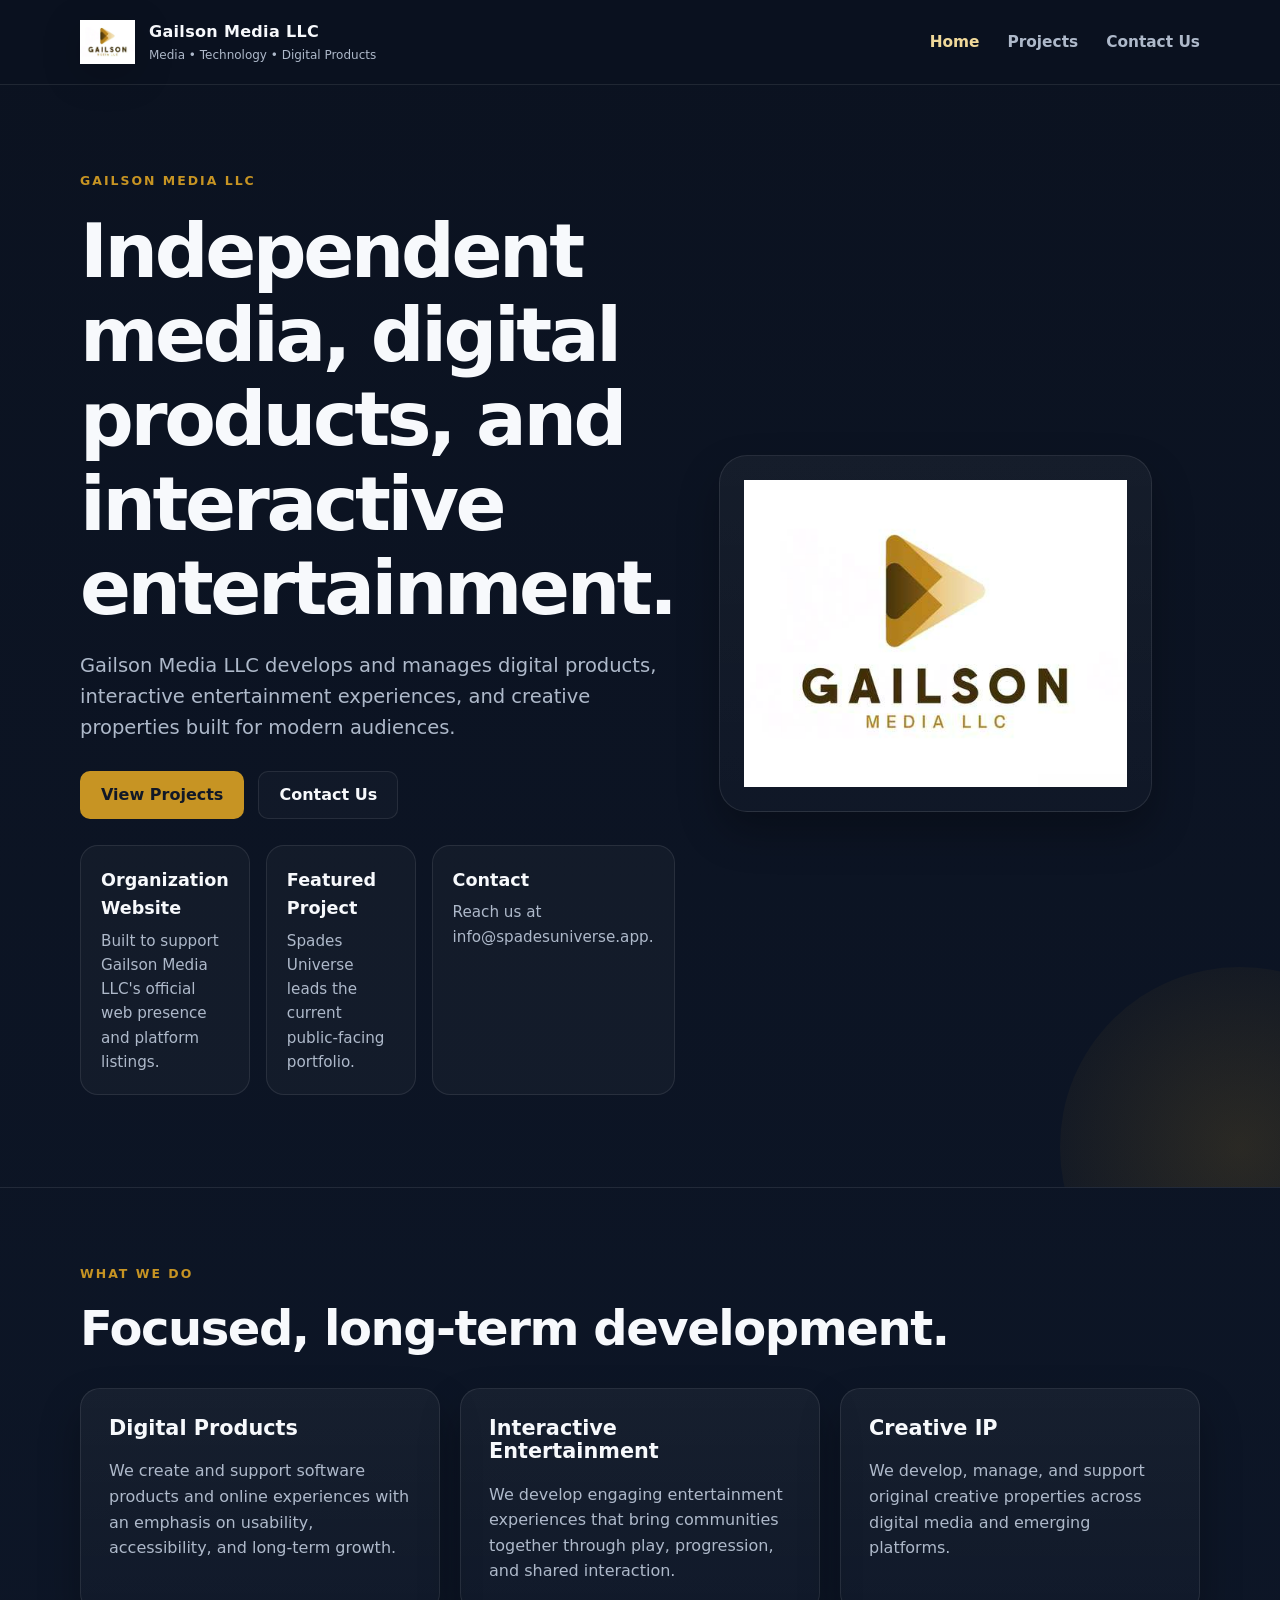
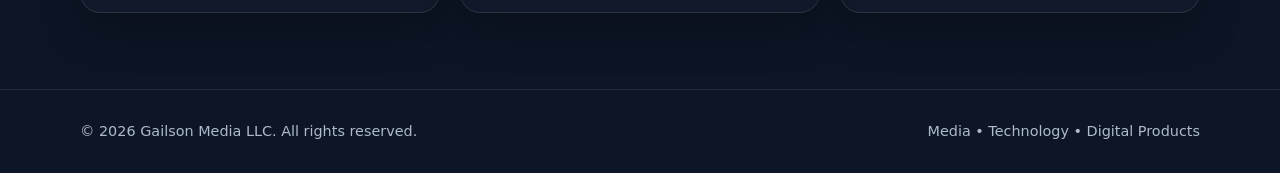
<file: index.html>
<!doctype html>
<html lang="en">
<head>
  <meta charset="utf-8">
  <meta name="viewport" content="width=device-width,initial-scale=1">
  <title>Gailson Media LLC | Media, Technology & Digital Products</title>
  <meta name="description" content="Official website of Gailson Media LLC, a media and technology company developing digital products, interactive entertainment, and creative properties.">
  <link rel="stylesheet" href="styles.css">
</head>
<body>
<header class="site-header">
  <div class="container nav">
    <a class="brand" href="index.html" aria-label="Gailson Media LLC home">
      <img class="brand-logo" src="assets/gailson-media-logo.jpg" alt="Gailson Media LLC logo">
      <span class="brand-stack"><strong>Gailson Media LLC</strong><small>Media • Technology • Digital Products</small></span>
    </a>
    <nav class="nav-links" aria-label="Primary navigation">
      <a href="index.html" class="active">Home</a><a href="projects.html">Projects</a><a href="contact.html">Contact Us</a>
    </nav>
  </div>
</header>
<main>
  <section class="hero">
    <div class="container hero-grid">
      <div>
        <div class="eyebrow">Gailson Media LLC</div>
        <h1>Independent media, digital products, and interactive entertainment.</h1>
        <p class="lead">Gailson Media LLC develops and manages digital products, interactive entertainment experiences, and creative properties built for modern audiences.</p>
        <div class="actions">
          <a class="btn btn-primary" href="projects.html">View Projects</a>
          <a class="btn btn-secondary" href="contact.html">Contact Us</a>
        </div>
        <div class="stat-strip">
          <div class="stat"><strong>Organization Website</strong><span>Built to support Gailson Media LLC's official web presence and platform listings.</span></div>
          <div class="stat"><strong>Featured Project</strong><span>Spades Universe leads the current public-facing portfolio.</span></div>
          <div class="stat"><strong>Contact</strong><span>Reach us at <a href="mailto:info@spadesuniverse.app">info@spadesuniverse.app</a>.</span></div>
        </div>
      </div>
      <div class="hero-logo-panel">
        <div class="hero-logo-card">
          <img class="hero-logo" src="assets/gailson-media-logo.jpg" alt="Gailson Media LLC official logo">
        </div>
      </div>
    </div>
  </section>

  <section class="section">
    <div class="container">
      <div class="eyebrow">What We Do</div>
      <h2>Focused, long-term development.</h2>
      <div class="grid">
        <article class="card">
          <h3>Digital Products</h3>
          <p>We create and support software products and online experiences with an emphasis on usability, accessibility, and long-term growth.</p>
        </article>
        <article class="card">
          <h3>Interactive Entertainment</h3>
          <p>We develop engaging entertainment experiences that bring communities together through play, progression, and shared interaction.</p>
        </article>
        <article class="card">
          <h3>Creative IP</h3>
          <p>We develop, manage, and support original creative properties across digital media and emerging platforms.</p>
        </article>
      </div>
    </div>
  </section>
</main>
<footer>
  <div class="container footer-row">
    <span>© 2026 Gailson Media LLC. All rights reserved.</span>
    <span>Media • Technology • Digital Products</span>
  </div>
</footer>
</body>
</html>
</file>
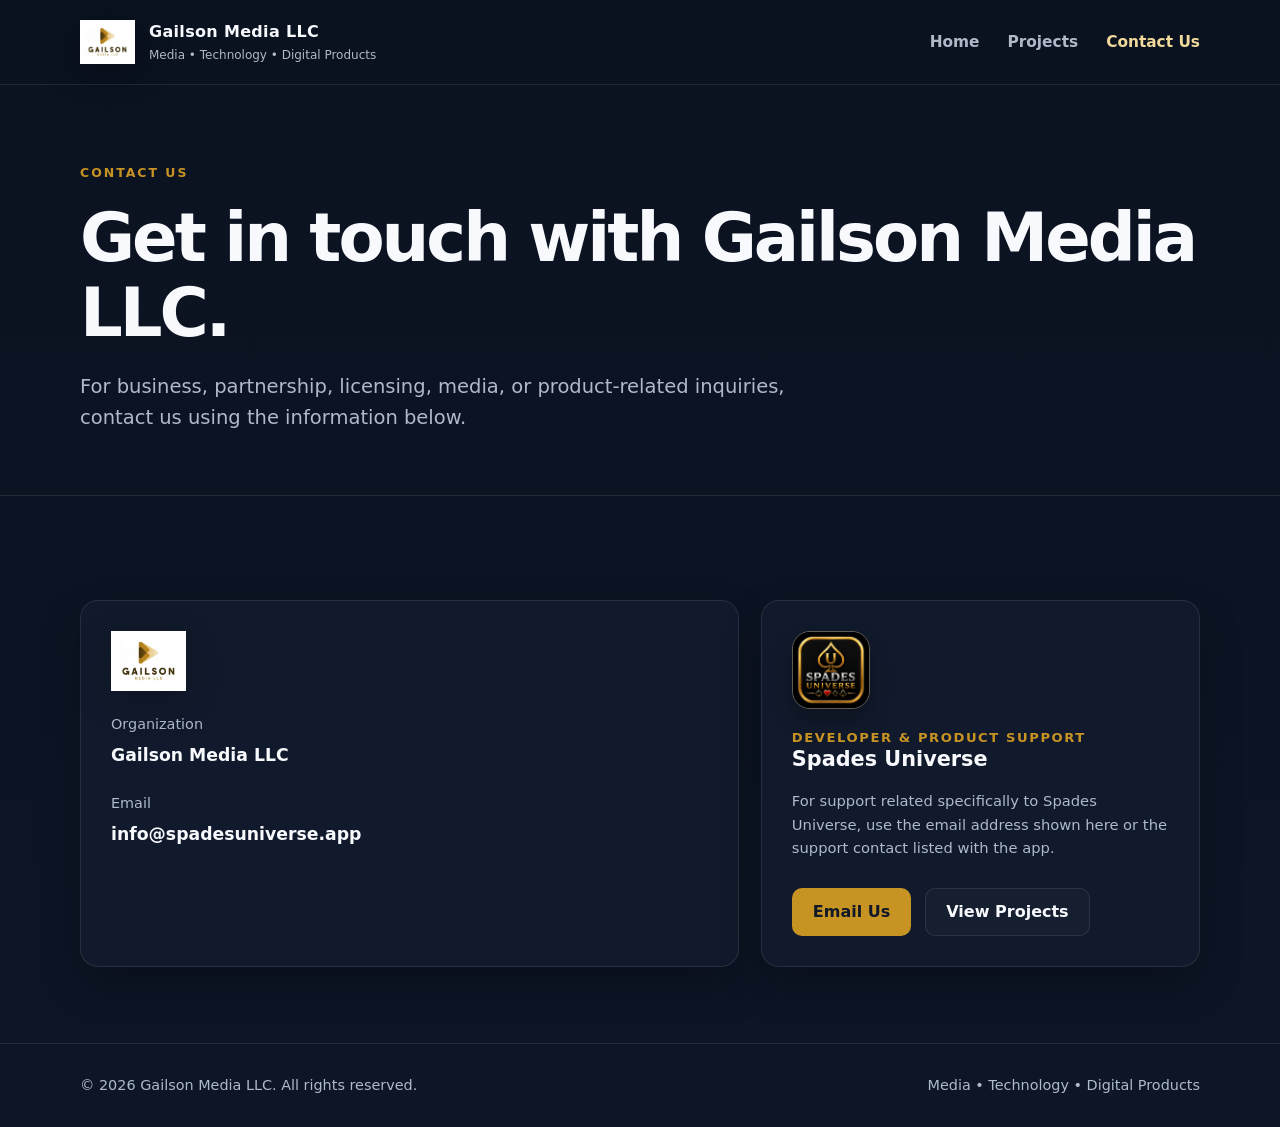
<file: contact.html>
<!doctype html>
<html lang="en">
<head>
  <meta charset="utf-8">
  <meta name="viewport" content="width=device-width,initial-scale=1">
  <title>Contact Us | Gailson Media LLC</title>
  <meta name="description" content="Contact Gailson Media LLC for business, partnership, licensing, media, or developer inquiries.">
  <link rel="stylesheet" href="styles.css">
</head>
<body>
<header class="site-header">
  <div class="container nav">
    <a class="brand" href="index.html" aria-label="Gailson Media LLC home">
      <img class="brand-logo" src="assets/gailson-media-logo.jpg" alt="Gailson Media LLC logo">
      <span class="brand-stack"><strong>Gailson Media LLC</strong><small>Media • Technology • Digital Products</small></span>
    </a>
    <nav class="nav-links" aria-label="Primary navigation">
      <a href="index.html">Home</a><a href="projects.html">Projects</a><a href="contact.html" class="active">Contact Us</a>
    </nav>
  </div>
</header>
<main>
  <section class="page-hero">
    <div class="container">
      <div class="eyebrow">Contact Us</div>
      <h1>Get in touch with Gailson Media LLC.</h1>
      <p class="lead">For business, partnership, licensing, media, or product-related inquiries, contact us using the information below.</p>
    </div>
  </section>

  <section class="section">
    <div class="container contact-wrap">
      <div class="contact-box">
        <img class="brand-logo contact-brand-logo" src="assets/gailson-media-logo.jpg" alt="Gailson Media LLC logo">
        <div class="contact-label">Organization</div>
        <div class="contact-value">Gailson Media LLC</div>

        <div class="contact-spacer"></div>

        <div class="contact-label">Email</div>
        <div class="contact-value"><a href="mailto:info@spadesuniverse.app">info@spadesuniverse.app</a></div>
</div>

      <div class="contact-box">
        <img class="spades-support-icon" src="assets/icon.png" alt="Spades Universe app icon">
        <div class="kicker">Developer & Product Support</div>
        <h3>Spades Universe</h3>
        <p class="small">For support related specifically to Spades Universe, use the email address shown here or the support contact listed with the app.</p>
        <div class="actions">
          <a class="btn btn-primary" href="mailto:info@spadesuniverse.app">Email Us</a>
          <a class="btn btn-secondary" href="projects.html">View Projects</a>
        </div>
      </div>
    </div>
  </section>
</main>
<footer>
  <div class="container footer-row">
    <span>© 2026 Gailson Media LLC. All rights reserved.</span>
    <span>Media • Technology • Digital Products</span>
  </div>
</footer>
</body>
</html>
</file>
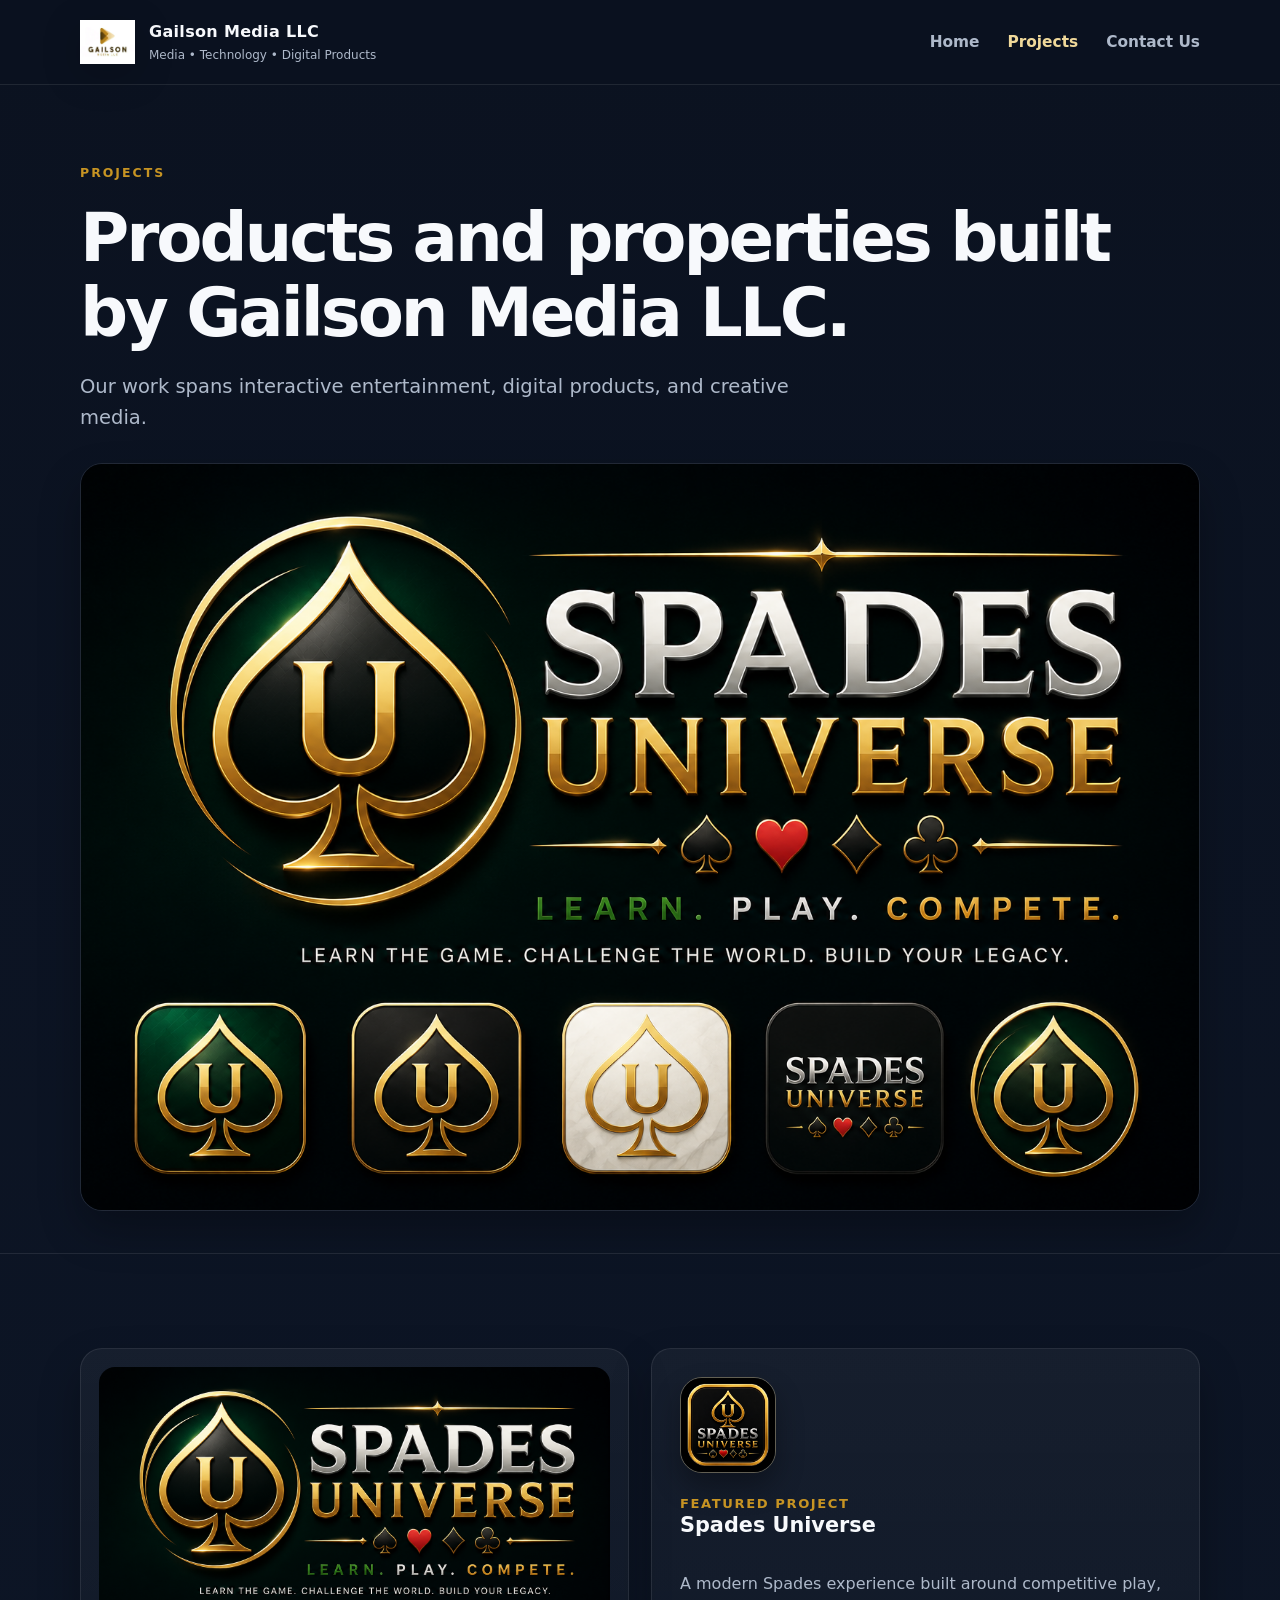
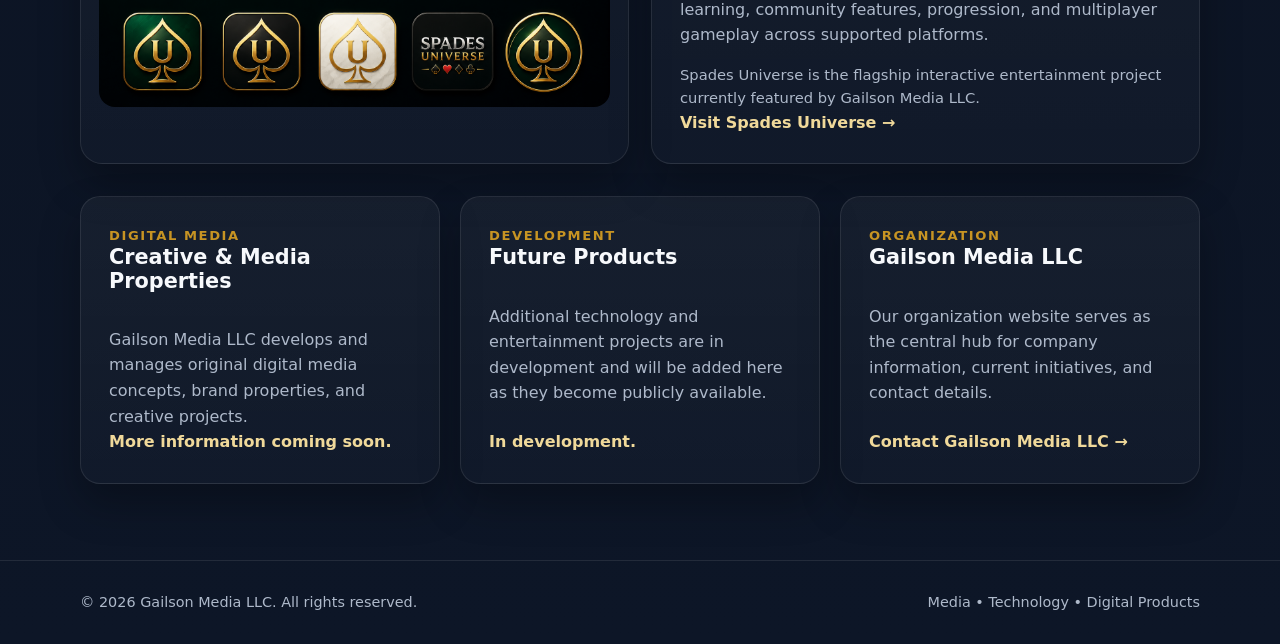
<file: projects.html>
<!doctype html>
<html lang="en">
<head>
  <meta charset="utf-8">
  <meta name="viewport" content="width=device-width,initial-scale=1">
  <title>Projects | Gailson Media LLC</title>
  <meta name="description" content="Explore current projects from Gailson Media LLC, including Spades Universe and other digital media initiatives.">
  <link rel="stylesheet" href="styles.css">
</head>
<body>
<header class="site-header">
  <div class="container nav">
    <a class="brand" href="index.html" aria-label="Gailson Media LLC home">
      <img class="brand-logo" src="assets/gailson-media-logo.jpg" alt="Gailson Media LLC logo">
      <span class="brand-stack"><strong>Gailson Media LLC</strong><small>Media • Technology • Digital Products</small></span>
    </a>
    <nav class="nav-links" aria-label="Primary navigation">
      <a href="index.html">Home</a><a href="projects.html" class="active">Projects</a><a href="contact.html">Contact Us</a>
    </nav>
  </div>
</header>
<main>
  <section class="page-hero">
    <div class="container">
      <div class="eyebrow">Projects</div>
      <h1>Products and properties built by Gailson Media LLC.</h1>
      <p class="lead">Our work spans interactive entertainment, digital products, and creative media.</p>
      <div class="feature-banner">
        <img src="assets/spades-universe-splash.png" alt="Spades Universe splash logo">
      </div>
    </div>
  </section>

  <section class="section">
    <div class="container">
      <div class="project-showcase">
        <div class="project-media">
          <img src="assets/spades-universe-splash.png" alt="Spades Universe featured project artwork">
        </div>
        <article class="card project-card">
          <img class="spades-project-icon" src="assets/icon.png" alt="Spades Universe app icon">
          <div class="kicker">Featured Project</div>
          <h3>Spades Universe</h3>
          <p>A modern Spades experience built around competitive play, learning, community features, progression, and multiplayer gameplay across supported platforms.</p>
          <p class="small">Spades Universe is the flagship interactive entertainment project currently featured by Gailson Media LLC.</p>
          <a class="project-link" href="https://spadesuniverse.app" target="_blank" rel="noopener">Visit Spades Universe →</a>
        </article>
      </div>

      <div class="grid">
        <article class="card project-card">
          <div class="kicker">Digital Media</div>
          <h3>Creative & Media Properties</h3>
          <p>Gailson Media LLC develops and manages original digital media concepts, brand properties, and creative projects.</p>
          <span class="project-link">More information coming soon.</span>
        </article>

        <article class="card project-card">
          <div class="kicker">Development</div>
          <h3>Future Products</h3>
          <p>Additional technology and entertainment projects are in development and will be added here as they become publicly available.</p>
          <span class="project-link">In development.</span>
        </article>

        <article class="card project-card">
          <div class="kicker">Organization</div>
          <h3>Gailson Media LLC</h3>
          <p>Our organization website serves as the central hub for company information, current initiatives, and contact details.</p>
          <a class="project-link" href="contact.html">Contact Gailson Media LLC →</a>
        </article>
      </div>
    </div>
  </section>
</main>
<footer>
  <div class="container footer-row">
    <span>© 2026 Gailson Media LLC. All rights reserved.</span>
    <span>Media • Technology • Digital Products</span>
  </div>
</footer>
</body>
</html>
</file>
<file: styles.css>
:root{
  --bg:#0b1220;
  --bg-2:#0f1728;
  --surface:#111a2c;
  --surface-2:#162238;
  --text:#f7f9fc;
  --muted:#aeb9ca;
  --gold:#c79423;
  --gold-soft:#f0d99a;
  --line:rgba(255,255,255,.09);
  --max:1120px;
  --shadow:0 20px 40px rgba(0,0,0,.28);
}
*{box-sizing:border-box}
html{scroll-behavior:smooth}
body{
  margin:0;
  font-family:Inter,ui-sans-serif,system-ui,-apple-system,BlinkMacSystemFont,"Segoe UI",sans-serif;
  background:linear-gradient(180deg,#0b1220 0%,#0d1627 100%);
  color:var(--text);
  line-height:1.6;
}
a{color:inherit;text-decoration:none}
img{max-width:100%;display:block}
.container{width:min(calc(100% - 40px),var(--max));margin-inline:auto}
.site-header{
  position:sticky;top:0;z-index:20;
  background:rgba(11,18,32,.92);
  backdrop-filter:blur(12px);
  border-bottom:1px solid var(--line);
}
.nav{min-height:84px;display:flex;align-items:center;justify-content:space-between;gap:24px}
.brand{display:flex;align-items:center;gap:14px;min-width:0}
.brand-logo{height:44px;width:auto;filter:drop-shadow(0 10px 18px rgba(0,0,0,.20))}
.brand-stack{display:flex;flex-direction:column;gap:2px}
.brand-stack strong{font-size:1rem;letter-spacing:.02em}
.brand-stack small{font-size:.75rem;color:var(--muted)}
.nav-links{display:flex;align-items:center;gap:28px}
.nav-links a{color:var(--muted);font-weight:650;font-size:.96rem}
.nav-links a:hover,.nav-links a.active{color:var(--gold-soft)}
.hero{padding:86px 0 92px;position:relative;overflow:hidden}
.hero::before{
  content:"";position:absolute;inset:auto -140px -140px auto;width:360px;height:360px;border-radius:50%;
  background:radial-gradient(circle, rgba(199,148,35,.16), rgba(199,148,35,0));pointer-events:none;
}
.hero-grid{display:grid;grid-template-columns:1.1fr .9fr;align-items:center;gap:44px}
.eyebrow{color:var(--gold);text-transform:uppercase;letter-spacing:.16em;font-weight:800;font-size:.78rem;margin-bottom:18px}
.hero-logo-panel{display:flex;justify-content:center}
.hero-logo-card{
  background:linear-gradient(180deg,rgba(255,255,255,.045),rgba(255,255,255,.018));
  border:1px solid var(--line);border-radius:28px;padding:24px;box-shadow:var(--shadow);
}
.hero-logo{width:min(100%,480px);margin-inline:auto}
h1,h2,h3{line-height:1.12;margin:0 0 18px}
h1{font-size:clamp(2.5rem,6vw,4.7rem);letter-spacing:-.045em}
h2{font-size:clamp(2rem,4vw,3rem);letter-spacing:-.03em}
h3{font-size:1.3rem}
.lead{font-size:clamp(1.02rem,2vw,1.22rem);color:var(--muted);max-width:760px}
.actions{display:flex;flex-wrap:wrap;gap:14px;margin-top:28px}
.btn{display:inline-flex;align-items:center;justify-content:center;min-height:48px;padding:0 20px;border-radius:10px;font-weight:800;border:1px solid transparent}
.btn-primary{background:var(--gold);color:#111827}
.btn-secondary{border-color:var(--line);background:rgba(255,255,255,.025);color:var(--text)}
.section{padding:76px 0;border-top:1px solid var(--line)}
.grid{display:grid;grid-template-columns:repeat(3,1fr);gap:20px;margin-top:32px}
.card{background:linear-gradient(180deg,rgba(255,255,255,.045),rgba(255,255,255,.018));border:1px solid var(--line);border-radius:20px;padding:28px;box-shadow:var(--shadow)}
.card p{color:var(--muted);margin-bottom:0}
.kicker{color:var(--gold);font-size:.82rem;font-weight:800;text-transform:uppercase;letter-spacing:.12em}
.stat-strip{display:grid;grid-template-columns:repeat(3,1fr);gap:16px;margin-top:26px}
.stat{padding:20px;border-radius:18px;background:rgba(255,255,255,.03);border:1px solid var(--line)}
.stat strong{display:block;font-size:1.1rem;margin-bottom:6px}
.stat span{display:block;color:var(--muted);font-size:.95rem}
.page-hero{padding:78px 0 42px}
.page-hero h1{font-size:clamp(2.4rem,6vw,4.2rem)}
.feature-banner{margin-top:30px}
.feature-banner img{border-radius:22px;border:1px solid var(--line);box-shadow:var(--shadow);width:100%}
.project-showcase{display:grid;grid-template-columns:1fr 1fr;gap:22px;align-items:stretch;margin-top:18px}
.project-media{background:linear-gradient(180deg,rgba(255,255,255,.045),rgba(255,255,255,.018));border:1px solid var(--line);border-radius:22px;padding:18px;box-shadow:var(--shadow)}
.project-media img{border-radius:16px;width:100%;height:auto}
.project-card{display:flex;flex-direction:column;min-height:100%}
.spades-project-icon{
  width:96px;height:96px;object-fit:cover;border-radius:22px;
  border:1px solid rgba(240,217,154,.35);
  box-shadow:0 14px 28px rgba(0,0,0,.32);
  margin-bottom:20px;
}
.project-link{margin-top:auto;color:var(--gold-soft);font-weight:800}
.contact-wrap{display:grid;grid-template-columns:1.2fr .8fr;gap:22px;margin-top:28px}
.contact-box{background:var(--surface);border:1px solid var(--line);border-radius:18px;padding:30px;box-shadow:var(--shadow)}
.contact-brand-logo{height:60px;margin-bottom:22px}
.spades-support-icon{
  width:78px;height:78px;object-fit:cover;border-radius:18px;
  border:1px solid rgba(240,217,154,.35);
  box-shadow:0 12px 24px rgba(0,0,0,.28);
  margin-bottom:18px;
}
.contact-spacer{height:22px}
.contact-label{color:var(--muted);font-size:.9rem;margin-bottom:6px}
.contact-value{font-weight:750;font-size:1.08rem;word-break:break-word}
.notice{margin-top:22px;padding:18px 20px;border-left:3px solid var(--gold);background:rgba(199,148,35,.08);color:var(--muted);border-radius:8px}
footer{border-top:1px solid var(--line);padding:30px 0;color:var(--muted);font-size:.9rem}
.footer-row{display:flex;justify-content:space-between;gap:20px;flex-wrap:wrap}
.small{font-size:.92rem;color:var(--muted)}
@media(max-width:900px){
  .hero-grid,.project-showcase,.contact-wrap,.grid,.stat-strip{grid-template-columns:1fr}
  .hero{padding:72px 0}
}
@media(max-width:760px){
  .nav{min-height:76px;align-items:flex-start;padding:14px 0;flex-direction:column}
  .nav-links{gap:14px;flex-wrap:wrap}
  .brand-stack small{display:none}
}
@media(max-width:520px){
  .container{width:min(calc(100% - 28px),var(--max))}
  .brand-logo{height:36px}
  .nav-links a{font-size:.9rem}
  .hero-logo-card{padding:18px}
}
</file>
